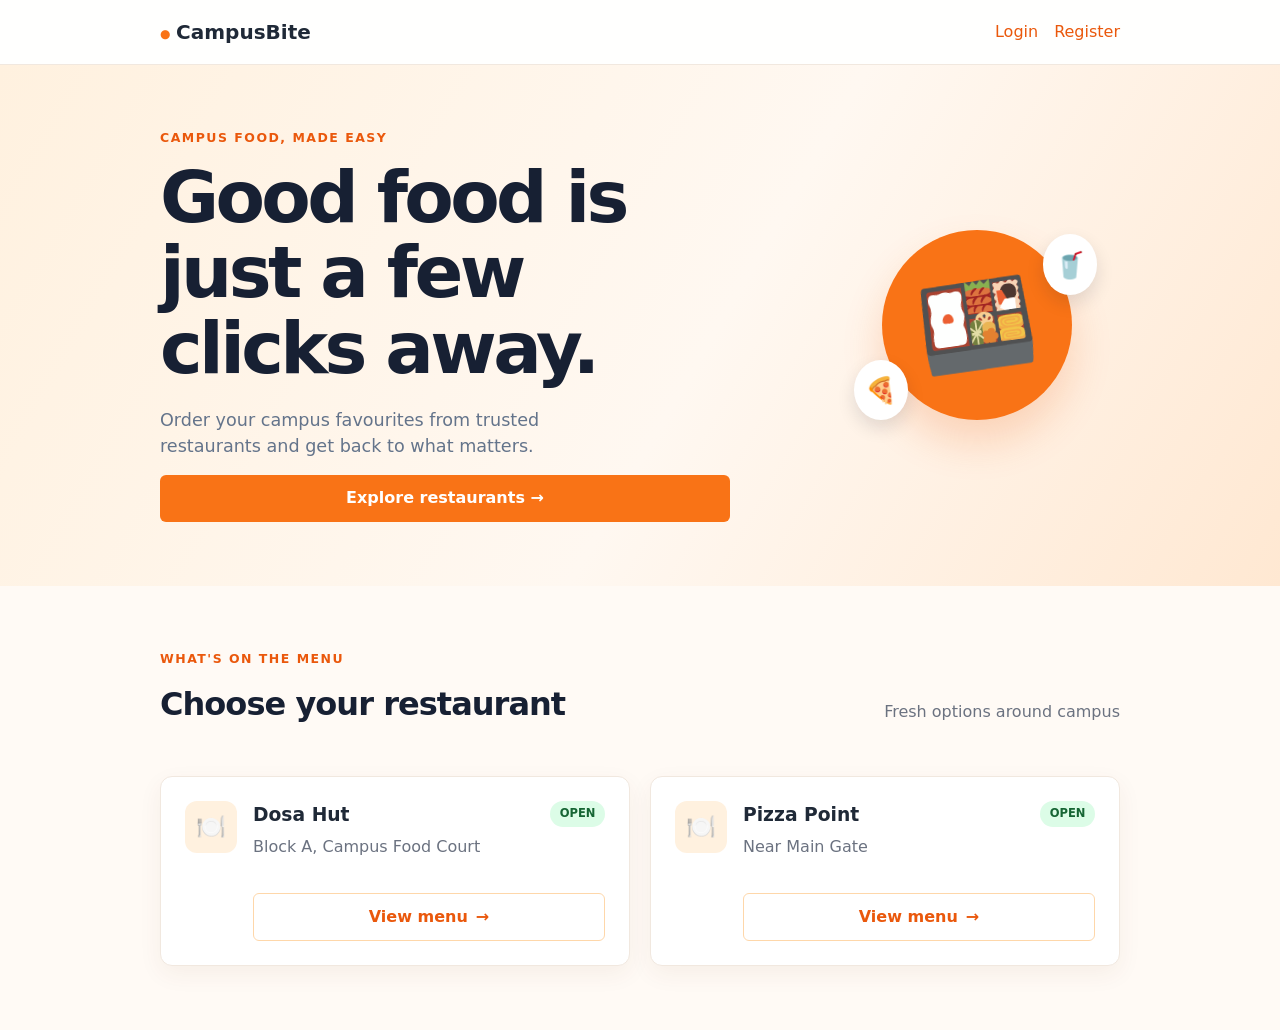
<file: capstone/index.html>
<!DOCTYPE html>
<html lang="en">
<head>
    <meta charset="UTF-8">
    <meta name="viewport" content="width=device-width, initial-scale=1.0">
    <title>CampusBite - Campus food, made easy</title>
    <link rel="stylesheet" href="css/style.css">
</head>
<body>
    <nav id="navbar"></nav>
    <main>
        <section class="hero">
            <div class="container hero-content">
                <div class="hero-copy">
                    <p class="eyebrow">Campus food, made easy</p>
                    <h1>Good food is just a few clicks away.</h1>
                    <p class="hero-text">Order your campus favourites from trusted restaurants and get back to what matters.</p>
                    <a class="btn hero-btn" href="#restaurants">Explore restaurants <span aria-hidden="true">→</span></a>
                </div>
                <div class="hero-art" aria-hidden="true">
                    <span class="hero-emoji">🍱</span>
                    <span class="floating-emoji emoji-one">🥤</span>
                    <span class="floating-emoji emoji-two">🍕</span>
                </div>
            </div>
        </section>

        <section class="container restaurant-section" id="restaurants">
            <div class="section-heading">
                <div>
                    <p class="eyebrow">What's on the menu</p>
                    <h2>Choose your restaurant</h2>
                </div>
                <p class="muted">Fresh options around campus</p>
            </div>
            <div class="msg"></div>
            <div id="restaurant-list" class="grid"></div>
        </section>
    </main>
    <script type="module" src="js/pages/index.js"></script>
</body>
</html>
</file>
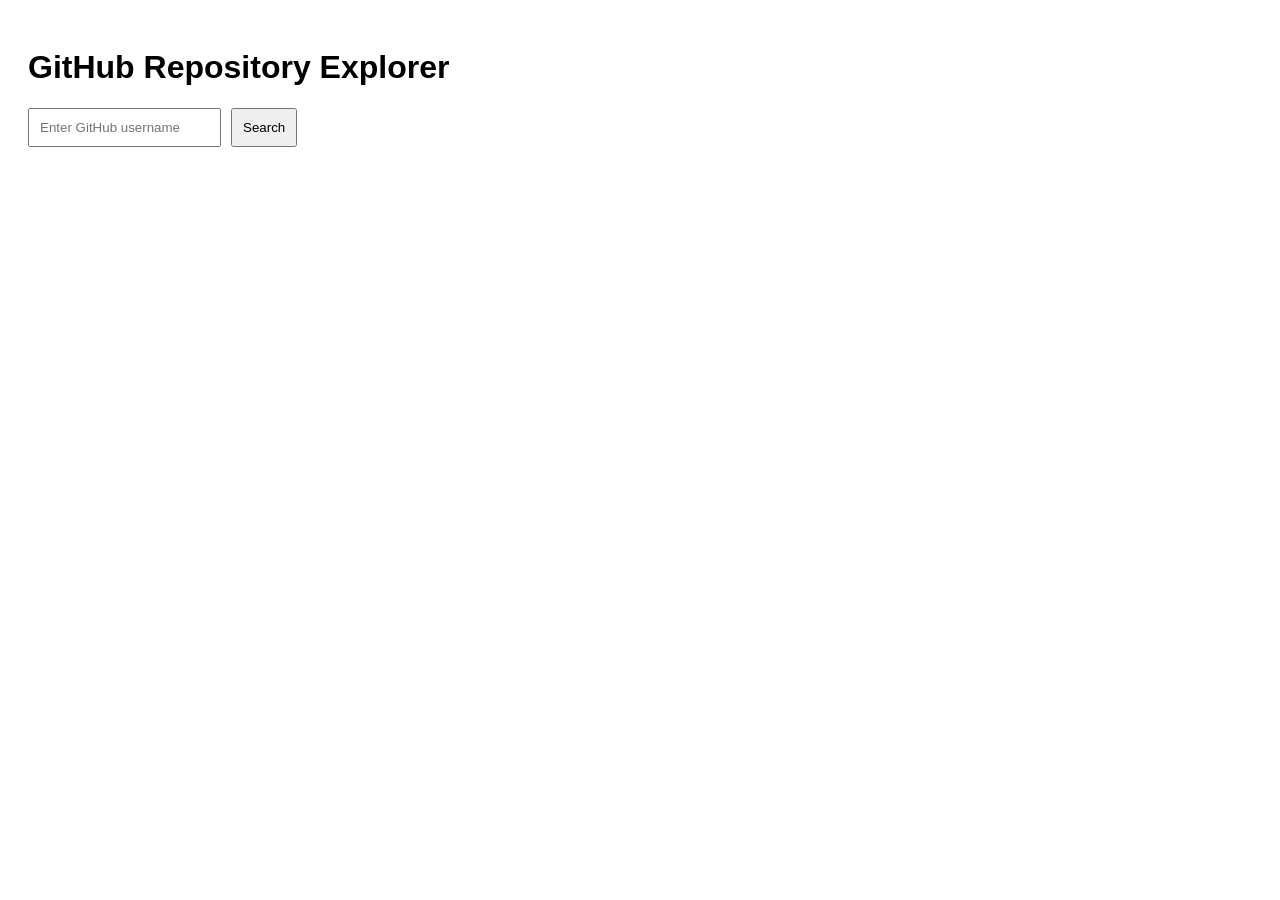
<file: session-1/index.html>
<!DOCTYPE html>
<html lang="en">
<head>
  <meta charset="UTF-8" />
  <meta name="viewport" content="width=device-width, initial-scale=1.0" />
  <title>GitHub Repository Explorer</title>

  <link rel="stylesheet" href="style.css" />
</head>
<body>

  <div class="container">
    <h1>GitHub Repository Explorer</h1>

    <div class="search-box">
      <input
        type="text"
        id="usernameInput"
        placeholder="Enter GitHub username"
      />

      <button id="searchBtn">
        Search
      </button>
    </div>

    <!-- Status messages and repository cards -->
    <div id="message"></div>

    <div id="repoContainer"></div>

    <!-- Bonus: Show More -->
    <button id="showMoreBtn" class="hidden">
      Show More
    </button>
  </div>

  <script src="script.js"></script>
</body>
</html>
</file>
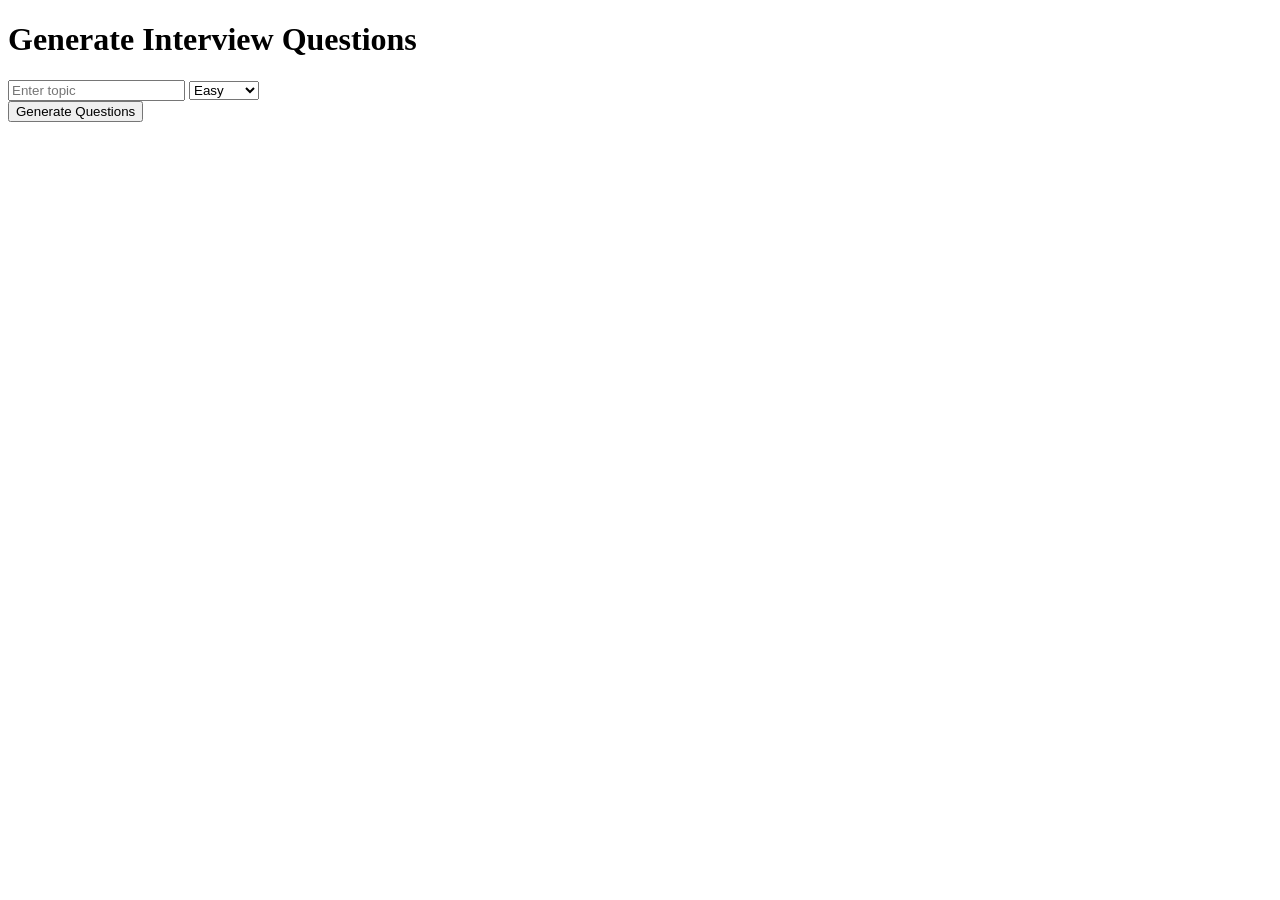
<file: session-4/index.html>
<!DOCTYPE html>
<html lang="en">
<head>
    <meta charset="UTF-8">
    <meta name="viewport" content="width=device-width, initial-scale=1.0">
    <title>Document</title>
</head>
<body>
    <div class="container">
    <h1>Generate Interview Questions</h1>
    <form id="questionForm">
        <input type="text" id="topic" placeholder="Enter topic">
        <select id="difficulty">
            <option value="Easy">Easy</option>
            <option value="Medium">Medium</option>
            <option value="Hard">Hard</option>
        </select>
        <div id="validationMsg" class="validationMsg"></div>
        <button type="submit" id="generateBtn">Generate Questions</button>
    </form>
    <div id="loading" style="display: none;">Generating questions...</div>
    <div id="error" style="display: none;"></div>

    <div id="questionsContainer" class="questions-container"></div>
</div>
<script>

const form = document.getElementById("questionForm");
form.addEventListener("submit", generateQuestions)


async function generateQuestions(event) {
    event.prevetDefault();
    const topic = document.getElementById("topic").value.trim();
    const difficulty = document.getElementById("difficulty").value;

    const btn = document.getElementById("generateBtn");
    const loading = document.getElementById("loading");
    const errorDiv = document.getElementById("error");
    const container = document.getElementById("questionsContainer");
    const validationMsg = document.getElementById("validationMsg");

    // reset
    validationMsg.textContent = "";
    errorDiv.style.display = "none";
    container.innerHTML = "";
    btn.disabled = true;
    loading.style.display = "block";

    // validate inputs
    if (!topic) {
        validationMsg.textContent = "Topic is required";
        validationMsg.style.color = "red";
        return;
    }

    // loading state
    btn.disabled = true;
    loading.style.display = "block";

    try {
        const res = await fetch("/generate", {
            method: "POST",
            headers: {
                "Content-Type": "application/json",
            },
            body: JSON.stringify({ topic, difficulty }),
        })

        if (!res.ok) {
            const err = await res.json();
            throw new Error(err.details || "Failed to generate questions");
        }
        const data = await res.json();
        if(!data.questions || !Array.isArray(data.questions)){
            throw new Error("Invalid response format")
        }

        // render the questions card
        data.questions.forEach((q, i) => {
            const card = document.createElement("div");
            card.className = "question-card";
            card.innerHTML=`
                <h3>Question ${i + 1} </h3>
                <p>${q.question}</p>
                <span class="type-badge ${q.type}">Type: ${q.type.charAt(0).toUpperCase() + q.type.slice(1)}</span>
            `;
            container.appendChild(card);
        })

        // add the genewrate another set button
        const againBtn = document.createElement("button");
        againBtn.textContent = "Generate Another set";
        againBtn.onclick = generateQuestions;
        container.appendChild(againBtn);
       
    } catch(err){
        errorDiv.textContent = err.message;
        errorDiv.style.display = "block"
    } finally {
        btn.disabled = false;
        btn.textContent = "Generate question";
        loading.style.display = "none"
    }
    }

</script>
</body>
</html>
</file>
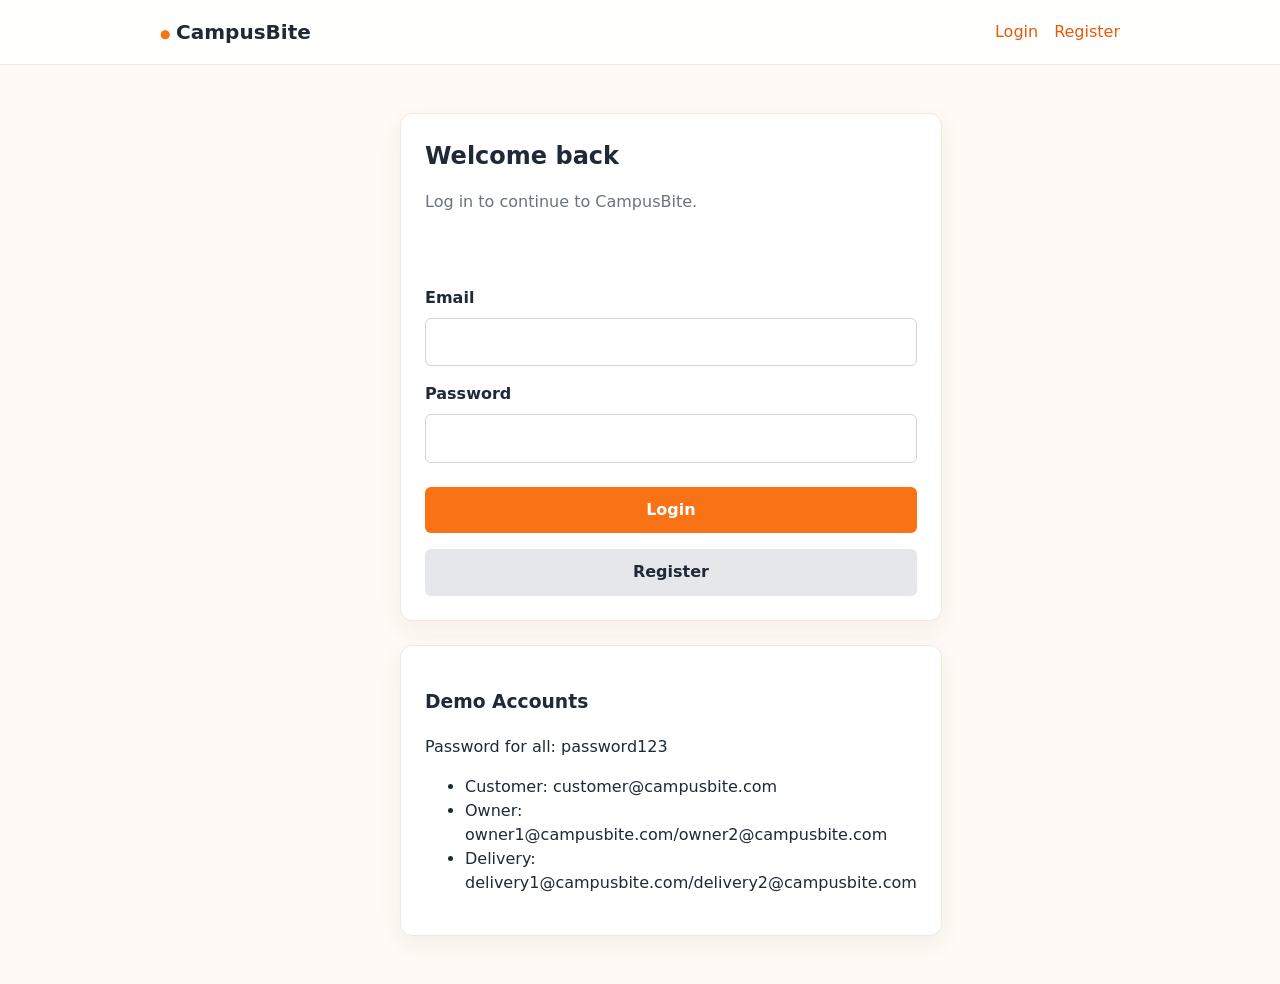
<file: capstone/cart.html>
<!DOCTYPE html>
<html lang="en">
  <head>
    <meta charset="UTF-8" />
    <meta name="viewport" content="width=device-width, initial-scale=1.0" />
    <title>Your Cart - CampusBite</title>
    <link rel="stylesheet" href="css/style.css" />
  </head>
  <body>
    <nav id="navbar"></nav>
    <main class="container cart-page">
      <div class="page-heading">
        <div>
          <p class="eyebrow">Ready when you are</p>
          <h1>Your cart</h1>
          <p class="muted">Review your items and place your order.</p>
        </div>
        <a class="back-link" href="index.html">← Browse restaurants</a>
      </div>
      <div id="cart-content"></div>
    </main>
    <script type="module" src="js/pages/cart.js"></script>
  </body>
</html>
</file>
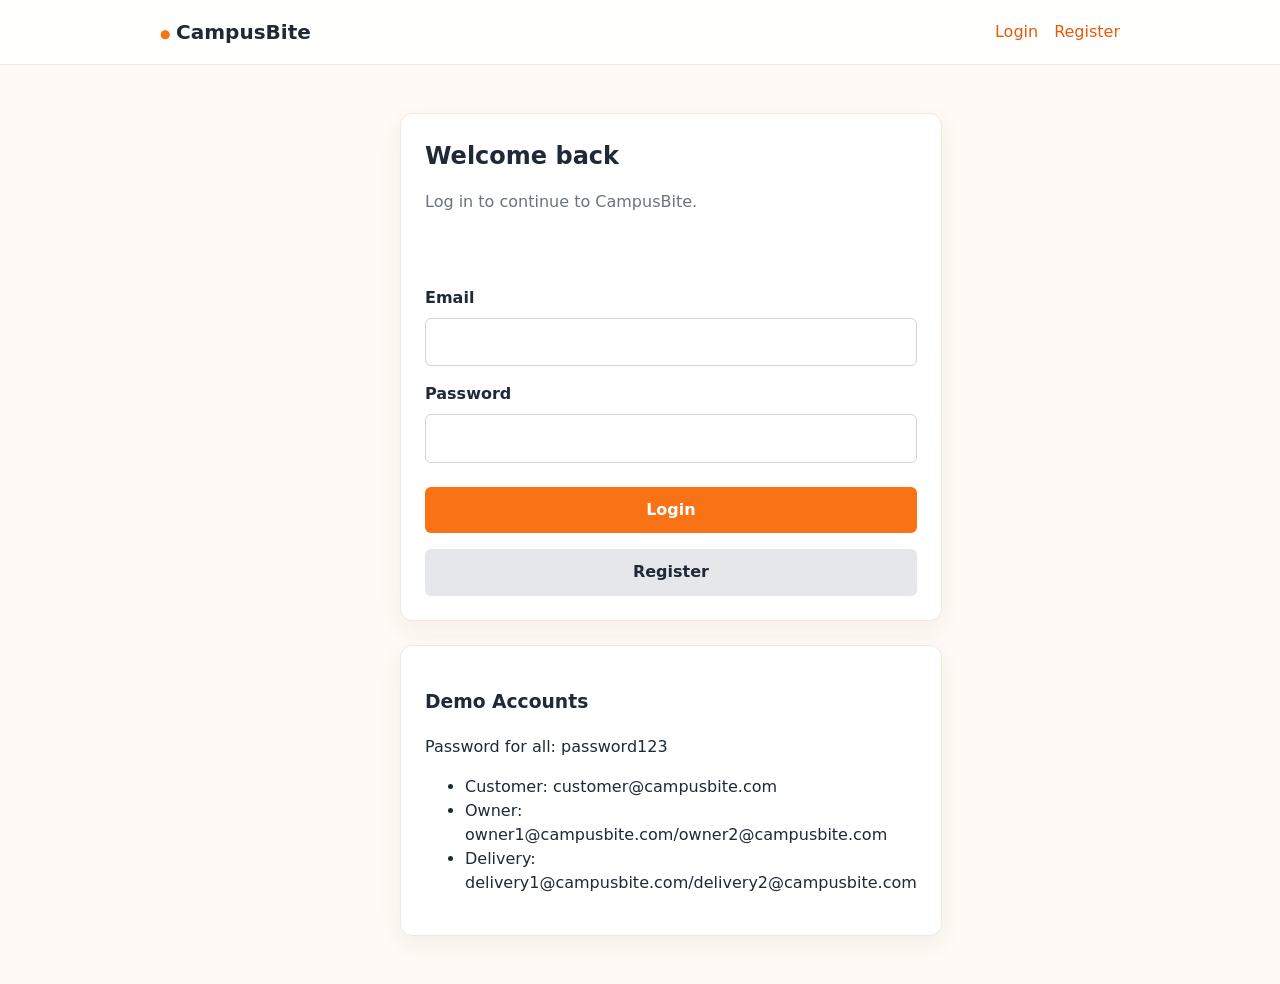
<file: capstone/customer.html>
<!DOCTYPE html>
<html lang="en">
  <head>
    <meta charset="UTF-8" />
    <meta name="viewport" content="width=device-width, initial-scale=1.0" />
    <title>My Orders - CampusBite</title>
    <link rel="stylesheet" href="css/style.css" />
  </head>
  <body>
    <nav id="navbar"></nav>
    <main class="container customer-page">
      <div class="page-heading">
        <div>
          <p class="eyebrow">Customer account</p>
          <h1>My orders</h1>
          <p class="muted">Track your current orders and view past orders.</p>
        </div>
        <a class="btn" href="index.html">Browse restaurants</a>
      </div>
      <div id="customer-orders"></div>
    </main>
    <script type="module" src="js/pages/customer.js"></script>
  </body>
</html>
</file>
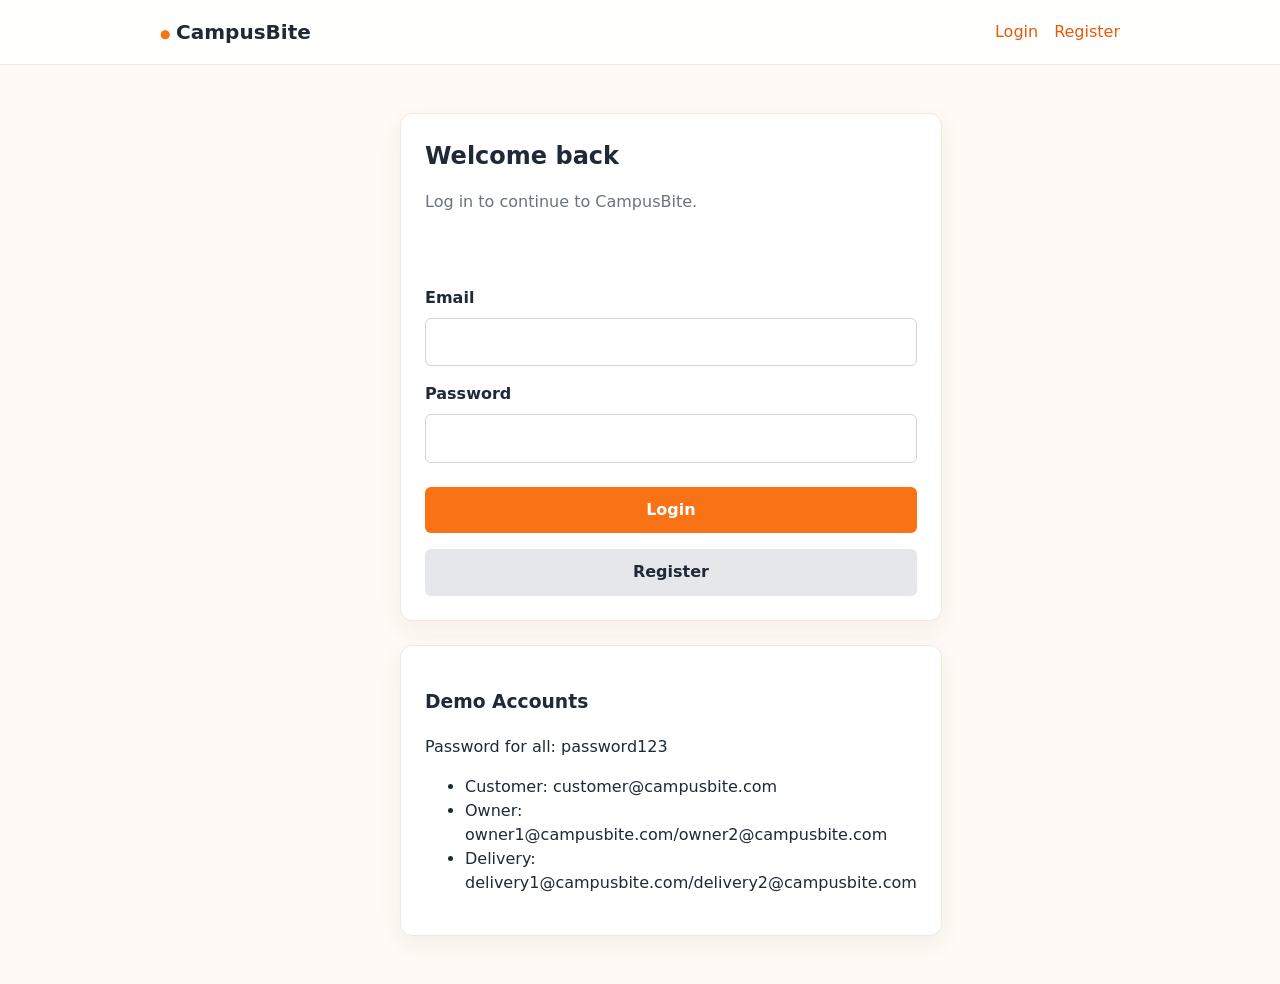
<file: capstone/delivery.html>
<!DOCTYPE html>
<html lang="en">
  <head>
    <meta charset="UTF-8" />
    <meta name="viewport" content="width=device-width, initial-scale=1.0" />
    <title>My Deliveries - CampusBite</title>
    <link rel="stylesheet" href="css/style.css" />
  </head>
  <body>
    <nav id="navbar"></nav>
    <main class="container delivery-page">
      <div class="page-heading">
        <div>
          <p class="eyebrow">Delivery partner</p>
          <h1>My deliveries</h1>
          <p class="muted">View your assigned orders and update their delivery status.</p>
        </div>
      </div>
      <div id="delivery-message" class="msg" role="status" aria-live="polite"></div>
      <div id="delivery-dashboard"></div>
    </main>
    <script type="module" src="js/pages/delivery.js"></script>
  </body>
</html>
</file>
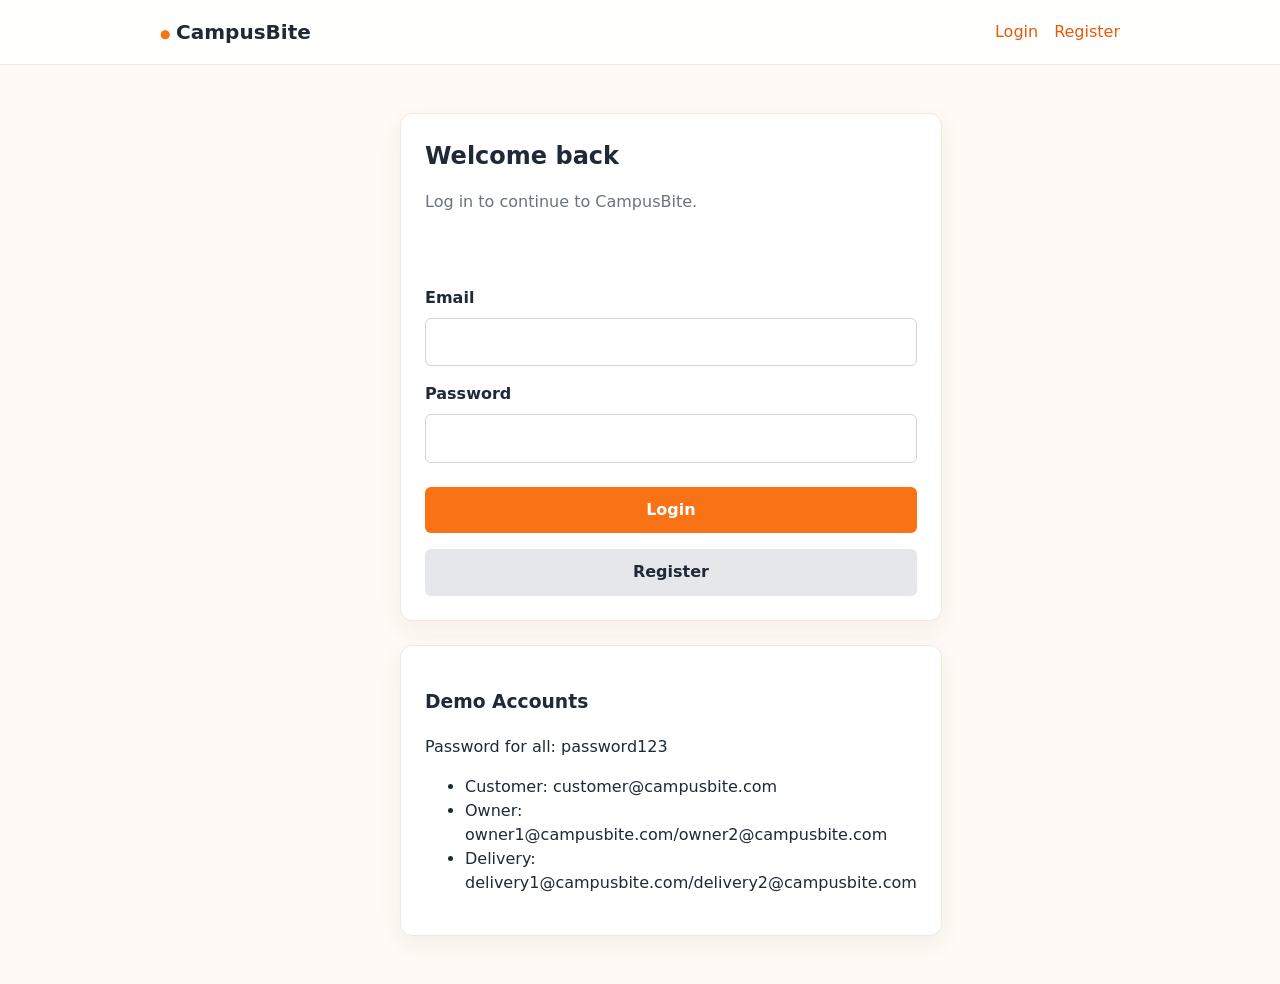
<file: capstone/login.html>
<!doctype html>
<html lang="en">

<head>
  <meta charset="UTF-8" />
  <meta name="viewport" content="width=device-width, initial-scale=1.0" />
  <title>Login - CampusBite</title>
  <link rel="stylesheet" href="css/style.css" />
</head>

<body>
  <nav id="navbar"></nav>
  <main class="container auth-page">
    <section class="card form-card auth-card">
      <h1>Welcome back</h1>
      <p class="muted">Log in to continue to CampusBite.</p>
      <div id="msg" class="msg" role="alert" aria-live="polite"></div>
      <form id="login-form">
        <label for="email">Email</label>
        <input id="email" name="email" type="email" autocomplete="email" required />

        <label for="password">Password</label>
        <input id="password" name="password" type="password" autocomplete="current-password" required />

        <button class="btn" type="submit">Login</button>
      </form>
      <a class="btn btn-secondary" href="register.html">Register</a>
    </section>

    <div class="card form-card">
      <h3>Demo Accounts</h3>
      <p>Password for all: password123</p>
      <ul>
        <li>Customer: customer@campusbite.com</li>
        <li>Owner: owner1@campusbite.com/owner2@campusbite.com</li>
        <li>Delivery: delivery1@campusbite.com/delivery2@campusbite.com</li>
      </ul>
    </div>
  </main>

  <script type="module" src="js/pages/login.js"></script>
</body>

</html>
</file>
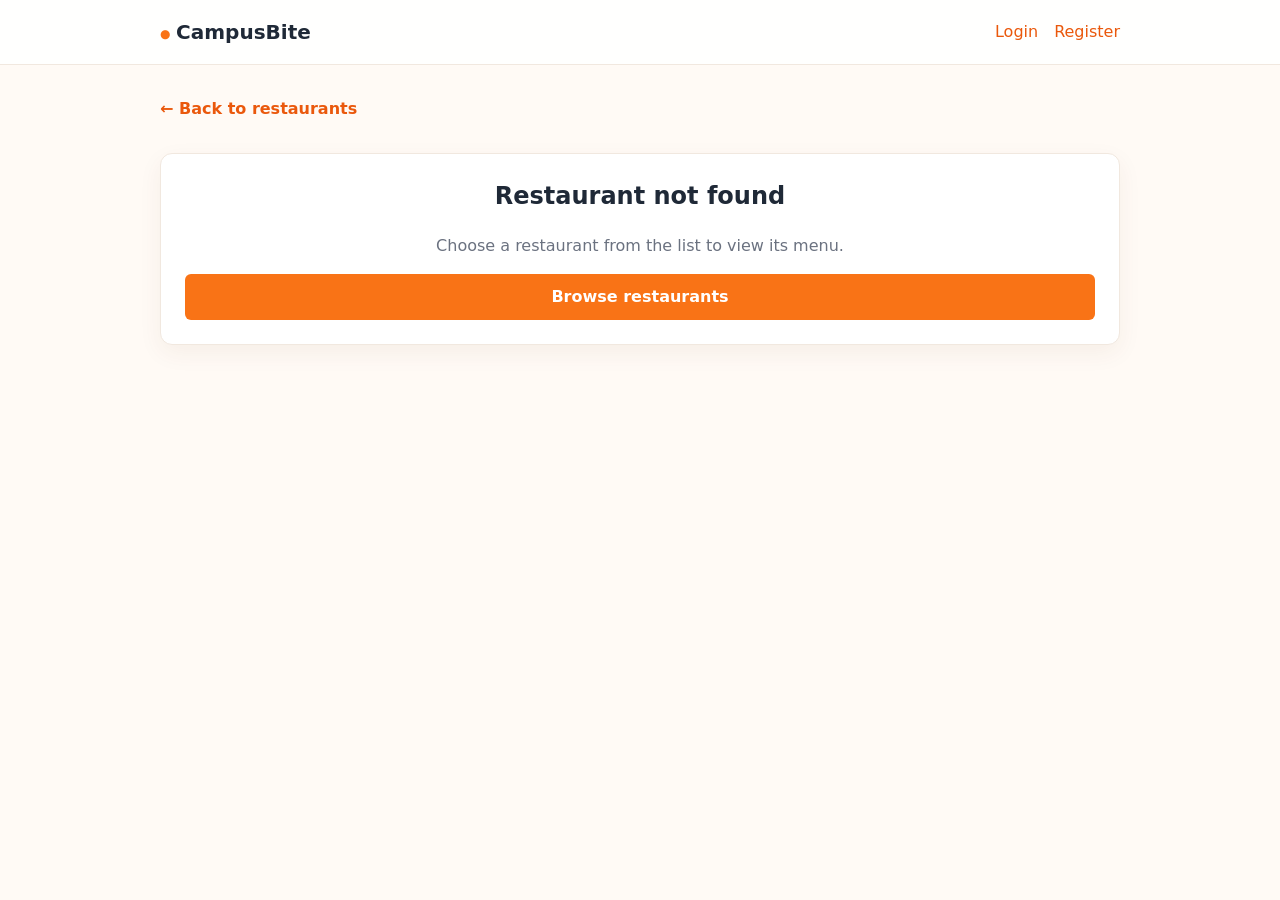
<file: capstone/menu.html>
<!DOCTYPE html>
<html lang="en">
  <head>
    <meta charset="UTF-8" />
    <meta name="viewport" content="width=device-width, initial-scale=1.0" />
    <title>Menu - CampusBite</title>
    <link rel="stylesheet" href="css/style.css" />
  </head>
  <body>
    <nav id="navbar"></nav>
    <main class="container menu-page">
      <a class="back-link" href="index.html">← Back to restaurants</a>
      <div id="menu-content"></div>
      <div id="cart-message" class="msg" role="alert" aria-live="polite"></div>
    </main>
    <script type="module" src="js/pages/menu.js"></script>
  </body>
</html>
</file>
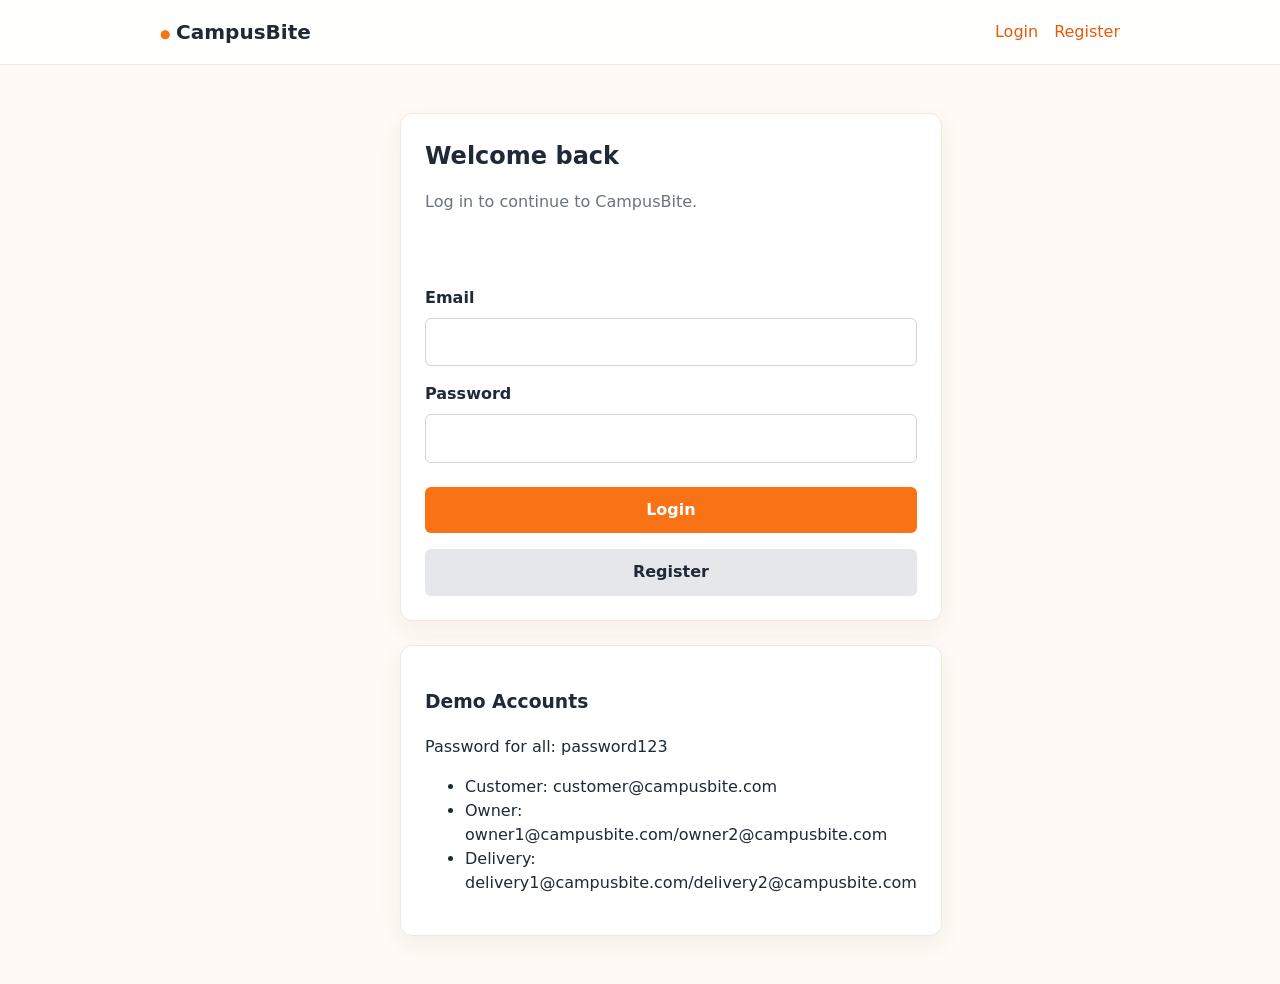
<file: capstone/order.html>
<!DOCTYPE html>
<html lang="en">
  <head>
    <meta charset="UTF-8" />
    <meta name="viewport" content="width=device-width, initial-scale=1.0" />
    <title>Order Details - CampusBite</title>
    <link rel="stylesheet" href="css/style.css" />
  </head>
  <body>
    <nav id="navbar"></nav>
    <main class="container order-page">
      <a class="back-link" href="customer.html">← Back to my orders</a>
      <div id="order-content"></div>
    </main>
    <script type="module" src="js/pages/order.js"></script>
  </body>
</html>
</file>
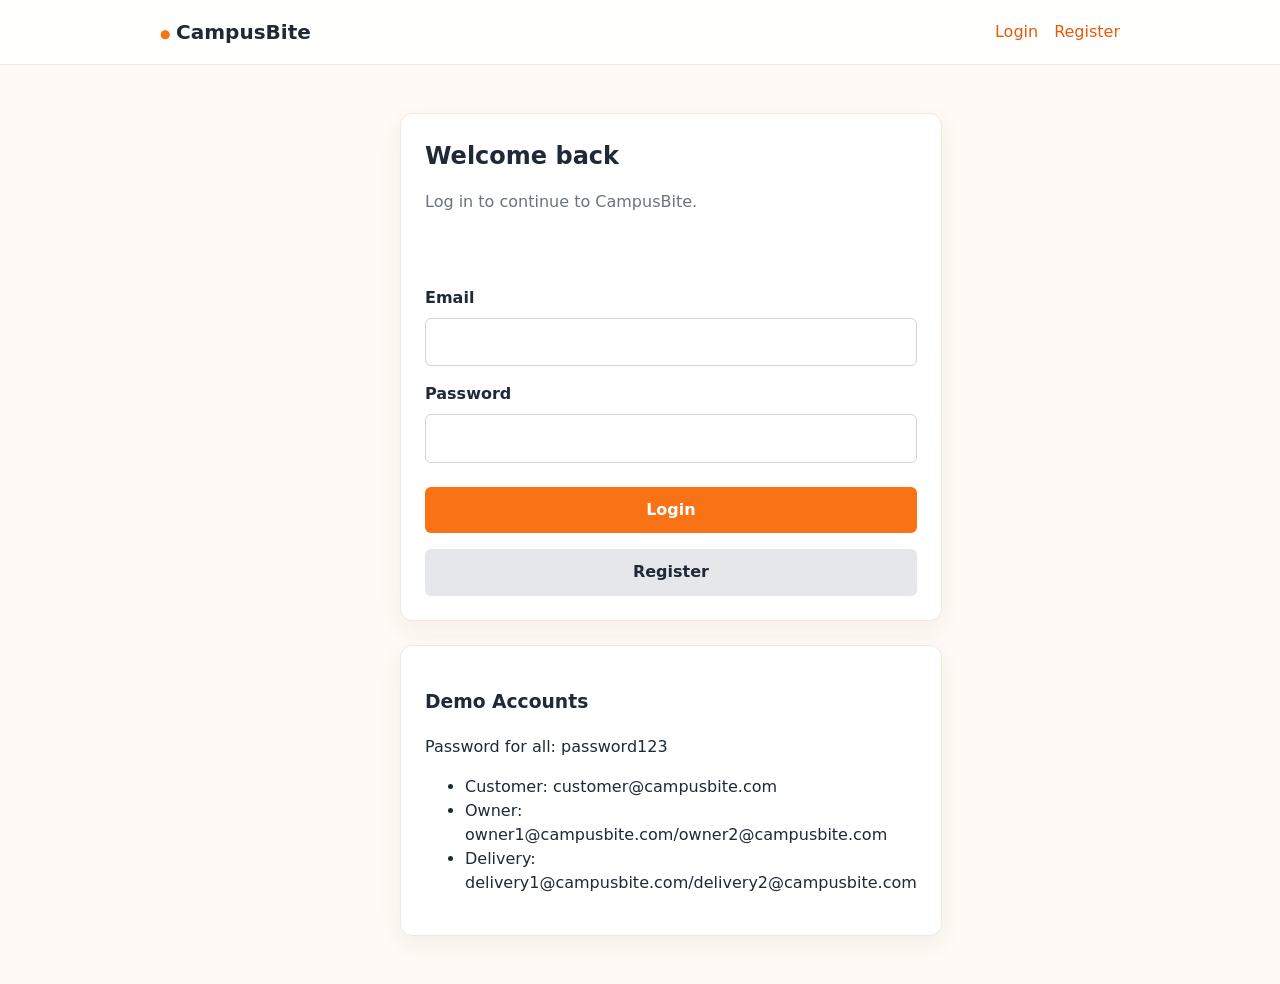
<file: capstone/owner-menu.html>
<!DOCTYPE html>
<html lang="en">
  <head>
    <meta charset="UTF-8" />
    <meta name="viewport" content="width=device-width, initial-scale=1.0" />
    <title>Manage Menu - CampusBite</title>
    <link rel="stylesheet" href="css/style.css" />
  </head>
  <body>
    <nav id="navbar"></nav>
    <main class="container owner-page">
      <a class="back-link" href="owner.html">← Back to dashboard</a>
      <div class="page-heading">
        <div>
          <p class="eyebrow">Restaurant owner</p>
          <h1>Manage menu</h1>
          <p id="menu-restaurant-name" class="muted"></p>
        </div>
      </div>
      <div id="menu-manager"></div>
    </main>
    <script type="module" src="js/pages/owner-menu.js"></script>
  </body>
</html>
</file>
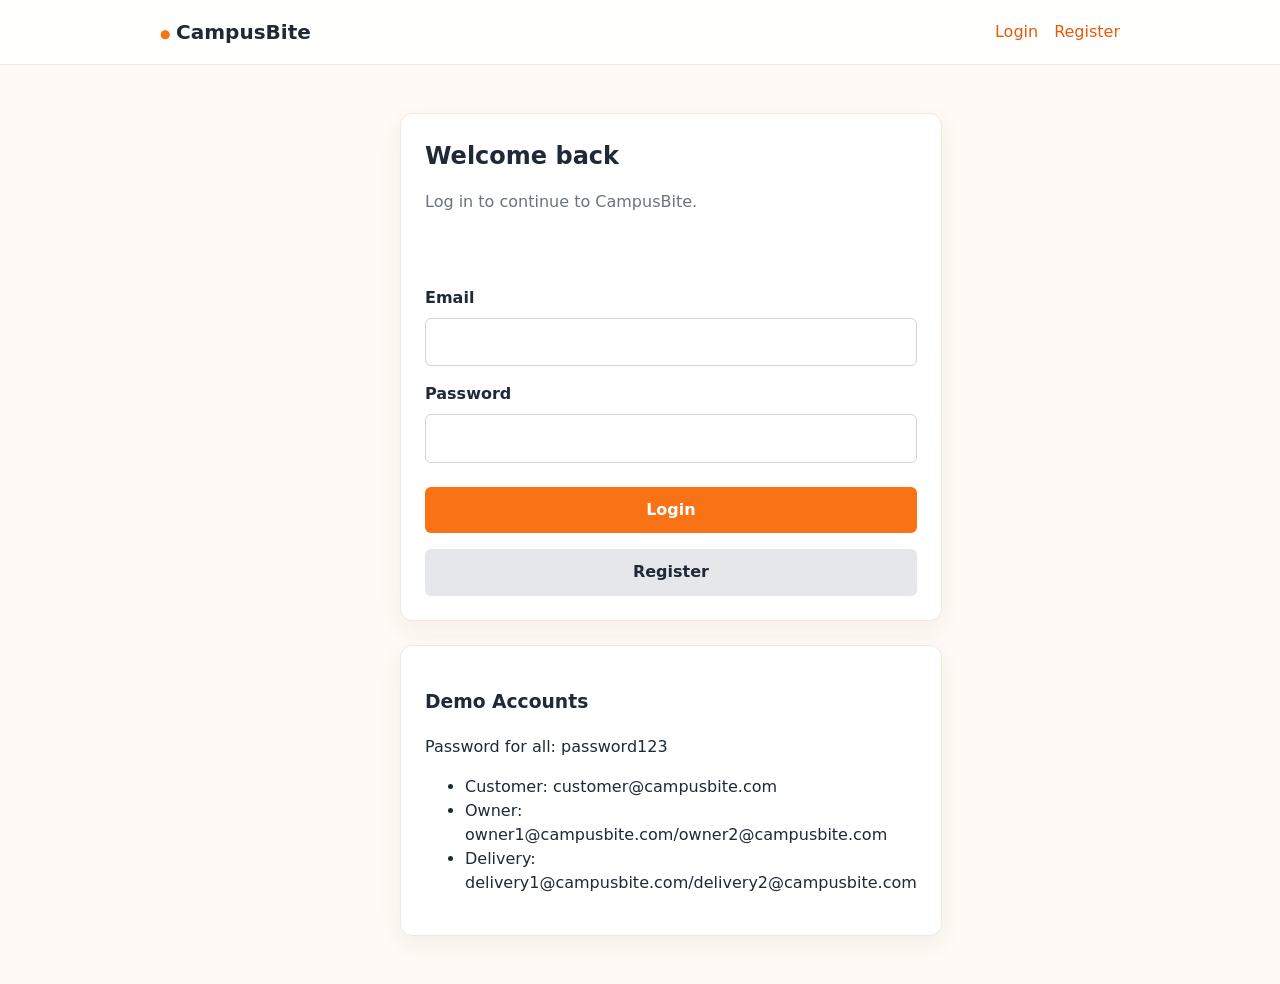
<file: capstone/owner.html>
<!DOCTYPE html>
<html lang="en">
  <head>
    <meta charset="UTF-8" />
    <meta name="viewport" content="width=device-width, initial-scale=1.0" />
    <title>Owner Dashboard - CampusBite</title>
    <link rel="stylesheet" href="css/style.css" />
  </head>
  <body>
    <nav id="navbar"></nav>
    <main class="container owner-page">
      <div class="page-heading">
        <div>
          <p class="eyebrow">Restaurant owner</p>
          <h1 id="owner-title">Dashboard</h1>
          <p class="muted">Manage orders, delivery and customer requests.</p>
        </div>
        <a class="btn" href="owner-menu.html">Manage menu</a>
      </div>
      <div id="owner-dashboard"></div>
    </main>
    <script type="module" src="js/pages/owner.js"></script>
  </body>
</html>
</file>
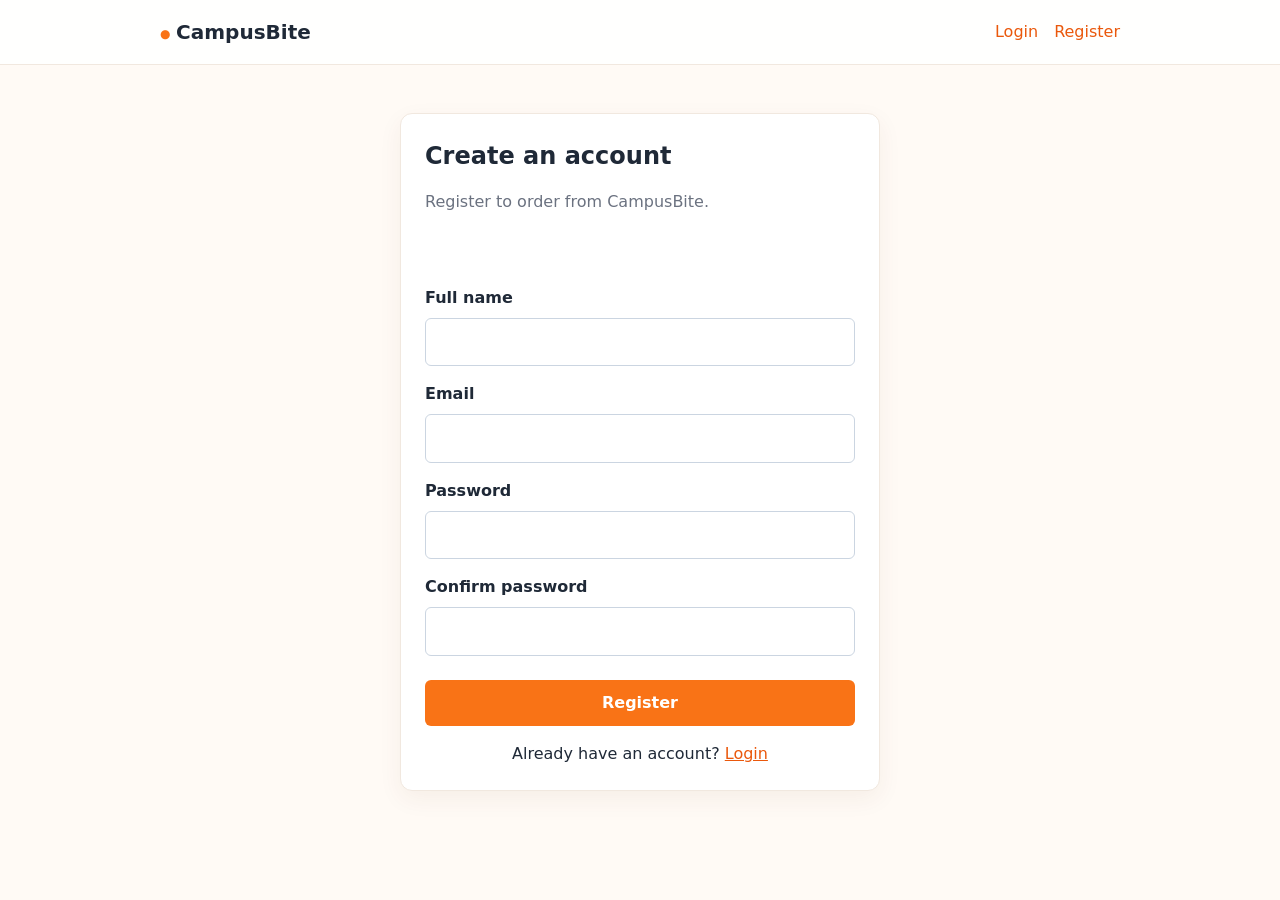
<file: capstone/register.html>
<!doctype html>
<html lang="en">
  <head>
    <meta charset="UTF-8" />
    <meta name="viewport" content="width=device-width, initial-scale=1.0" />
    <title>Register - CampusBite</title>
    <link rel="stylesheet" href="css/style.css" />
  </head>
  <body>
    <nav id="navbar"></nav>
    <main class="container auth-page">
      <section class="card form-card auth-card">
        <h1>Create an account</h1>
        <p class="muted">Register to order from CampusBite.</p>
        <div id="msg" class="msg" role="alert" aria-live="polite"></div>
        <form id="register-form">
          <label for="full-name">Full name</label>
          <input id="full-name" name="full_name" type="text" autocomplete="name" required />

          <label for="email">Email</label>
          <input id="email" name="email" type="email" autocomplete="email" required />

          <label for="password">Password</label>
          <input id="password" name="password" type="password" autocomplete="new-password" minlength="8" required />

          <label for="confirm-password">Confirm password</label>
          <input id="confirm-password" name="confirm_password" type="password" autocomplete="new-password" minlength="8" required />

          <button class="btn" type="submit">Register</button>
        </form>
        <p class="auth-switch">Already have an account? <a href="login.html">Login</a></p>
      </section>
    </main>
    <script type="module" src="js/pages/register.js"></script>
  </body>
</html>
</file>
<file: capstone/css/style.css>
* {
  box-sizing: border-box;
}

:root {
  color: #1f2937;
  background: #fffaf5;
  font-family: Inter, ui-sans-serif, system-ui, -apple-system, BlinkMacSystemFont, "Segoe UI", sans-serif;
  line-height: 1.5;
}

body {
  margin: 0;
}

nav {
  background: rgb(255 255 255 / 92%);
  border-bottom: 1px solid #f1e8df;
  position: relative;
  z-index: 1;
}

.nav-inner {
  align-items: center;
  display: flex;
  justify-content: space-between;
  min-height: 64px;
}

.logo {
  color: #1f2937;
  font-size: 1.25rem;
  font-weight: 700;
  text-decoration: none;
}

.logo::before {
  color: #f97316;
  content: "●";
  font-size: 0.75rem;
  margin-right: 0.35rem;
  vertical-align: 0.1em;
}

.nav-links {
  align-items: center;
  display: flex;
  flex-wrap: wrap;
  gap: 1rem;
}

.nav-links a {
  text-decoration: none;
}

.nav-links .btn {
  margin-top: 0;
}

.container {
  width: min(100% - 2rem, 960px);
  margin: 0 auto;
}

.hero {
  background: linear-gradient(120deg, #fff1df 0%, #fff8f1 55%, #ffe8d2 100%);
  overflow: hidden;
}

.hero-content {
  align-items: center;
  display: flex;
  justify-content: space-between;
  min-height: 380px;
  padding: 4rem 0;
}

.hero-copy {
  max-width: 570px;
}

.eyebrow {
  color: #ea580c;
  font-size: 0.78rem;
  font-weight: 800;
  letter-spacing: 0.12em;
  margin: 0 0 0.75rem;
  text-transform: uppercase;
}

.hero h1 {
  color: #172033;
  font-size: clamp(2.4rem, 6vw, 4.5rem);
  letter-spacing: -0.05em;
  line-height: 1.05;
  margin: 0;
  max-width: 630px;
}

.hero-text {
  color: #64748b;
  font-size: 1.1rem;
  margin: 1.25rem 0 0;
  max-width: 480px;
}

.hero-btn {
  align-items: center;
  display: inline-flex;
  gap: 0.75rem;
  margin-top: 1.75rem;
}

.hero-art {
  align-items: center;
  background: #f97316;
  border-radius: 50%;
  box-shadow: 0 22px 40px rgb(234 88 12 / 20%);
  display: flex;
  height: 190px;
  justify-content: center;
  margin-right: 3rem;
  position: relative;
  width: 190px;
}

.hero-emoji {
  font-size: 6rem;
  transform: rotate(-8deg);
}

.floating-emoji {
  background: #fff;
  border-radius: 50%;
  box-shadow: 0 8px 18px rgb(15 23 42 / 12%);
  font-size: 1.6rem;
  padding: 0.7rem;
  position: absolute;
}

.emoji-one {
  right: -25px;
  top: 4px;
}

.emoji-two {
  bottom: 0;
  left: -28px;
}

.restaurant-section {
  padding-bottom: 4rem;
  padding-top: 4rem;
}

.menu-page {
  padding-bottom: 4rem;
  padding-top: 2rem;
}

.back-link {
  display: inline-block;
  font-weight: 600;
  margin-bottom: 2rem;
  text-decoration: none;
}

.menu-header {
  align-items: end;
  border-bottom: 1px solid #f1e8df;
  display: flex;
  justify-content: space-between;
  margin-bottom: 2rem;
  padding-bottom: 1.5rem;
}

.menu-header h1 {
  color: #172033;
  font-size: clamp(2rem, 5vw, 3rem);
  letter-spacing: -0.04em;
  margin: 0;
}

.menu-header .muted {
  margin-bottom: 0;
}

.menu-grid {
  display: grid;
  gap: 1.25rem;
  grid-template-columns: repeat(auto-fit, minmax(260px, 1fr));
}

.menu-item {
  display: flex;
  gap: 1rem;
}

.menu-item-icon {
  align-items: center;
  background: #fff1df;
  border-radius: 12px;
  display: flex;
  flex: 0 0 58px;
  font-size: 1.5rem;
  height: 58px;
  justify-content: center;
}

.menu-item-info {
  flex: 1;
}

.menu-item h2 {
  font-size: 1.1rem;
  margin: 0;
}

.menu-item .muted {
  font-size: 0.9rem;
  margin: 0.35rem 0 0.75rem;
}

.menu-item-footer {
  align-items: center;
  display: flex;
  justify-content: space-between;
  margin-top: auto;
}

.cart-controls {
  align-items: center;
  display: flex;
  gap: 0.65rem;
}

.menu-quantity {
  color: #172033;
  font-weight: 800;
  min-width: 1.25rem;
  text-align: center;
}

.menu-item strong {
  color: #ea580c;
}

.availability {
  color: #b91c1c;
  display: block;
  font-size: 0.75rem;
  font-weight: 700;
  margin-top: 0.15rem;
}

.badge {
  background: #dcfce7;
  border-radius: 999px;
  color: #166534;
  display: inline-block;
  font-size: 0.72rem;
  font-weight: 800;
  padding: 0.25rem 0.6rem;
  text-transform: uppercase;
}

.badge:where(:not(:empty)) {
  white-space: nowrap;
}

.btn:disabled {
  background: #e5e7eb;
  color: #94a3b8;
  cursor: not-allowed;
}

.empty-state {
  padding: 2rem;
  text-align: center;
}

.empty-state h1 {
  margin-top: 0;
}

.customer-page,
.cart-page,
.order-page {
  padding-bottom: 4rem;
  padding-top: 3rem;
}

.page-heading {
  align-items: end;
  display: flex;
  justify-content: space-between;
  margin-bottom: 2rem;
}

.page-heading h1,
.order-detail-header h1 {
  color: #172033;
  font-size: clamp(2rem, 5vw, 3rem);
  letter-spacing: -0.04em;
  margin: 0;
}

.page-heading .muted {
  margin-bottom: 0;
}

.order-list {
  display: grid;
  gap: 1rem;
  max-width: 720px;
}

.order-card-top,
.order-card-bottom,
.order-detail-header,
.detail-row,
.checkout-total {
  align-items: center;
  display: flex;
  justify-content: space-between;
}

.order-card h2,
.cart-restaurant h2,
.checkout-card h2,
.order-items h2,
.status-card h2,
.order-actions h2 {
  margin: 0;
}

.order-card p {
  margin: 1rem 0;
}

.order-card-top .muted {
  margin: 0;
}

.order-card-bottom strong {
  color: #ea580c;
  font-size: 1.15rem;
}

.cart-layout,
.order-detail-layout {
  display: grid;
  gap: 1.5rem;
  grid-template-columns: minmax(0, 1.5fr) minmax(280px, 1fr);
}

.cart-restaurant {
  margin-bottom: 1rem;
}

.cart-restaurant .eyebrow {
  margin-bottom: 0.25rem;
}

.cart-items {
  display: grid;
  gap: 0.75rem;
}

.cart-item {
  align-items: center;
  display: flex;
  justify-content: space-between;
}

.cart-item h2 {
  font-size: 1.05rem;
  margin: 0;
}

.cart-item p {
  margin: 0.25rem 0 0;
}

.cart-item-actions {
  align-items: center;
  display: flex;
  gap: 0.75rem;
}

.quantity-btn {
  background: #fff1df;
  border: 0;
  border-radius: 50%;
  color: #ea580c;
  cursor: pointer;
  font-size: 1.2rem;
  height: 30px;
  line-height: 1;
  width: 30px;
}

.item-total {
  color: #ea580c;
  margin-left: 0.5rem;
  min-width: 55px;
  text-align: right;
}

.checkout-card {
  align-self: start;
}

textarea,
select {
  border: 1px solid #cbd5e1;
  border-radius: 6px;
  font: inherit;
  padding: 0.7rem 0.75rem;
  width: 100%;
}

textarea:focus,
select:focus {
  border-color: #f97316;
  outline: 2px solid rgb(249 115 22 / 20%);
}

.checkout-total {
  border-top: 1px solid #f1e8df;
  font-size: 1.15rem;
  margin-top: 1.5rem;
  padding-top: 1rem;
}

.checkout-total strong,
.total-row strong {
  color: #ea580c;
}

.text-button {
  background: none;
  border: 0;
  color: #ea580c;
  cursor: pointer;
  font: inherit;
  font-weight: 600;
  margin-top: 1rem;
  padding: 0;
}

.danger-button {
  color: #b91c1c;
}

.btn-small {
  display: inline-flex;
  font-size: 0.9rem;
  justify-content: center;
  margin-top: 0.75rem;
  padding: 0.5rem 0.75rem;
}

.order-detail-header {
  border-bottom: 1px solid #f1e8df;
  margin-bottom: 1.5rem;
  padding-bottom: 1.5rem;
}

.order-detail-header .eyebrow {
  margin-bottom: 0.25rem;
}

.order-items,
.status-card {
  margin-bottom: 1rem;
}

.detail-row {
  border-bottom: 1px solid #f1e8df;
  padding: 0.85rem 0;
}

.detail-row:last-child {
  border-bottom: 0;
}

.total-row {
  font-size: 1.1rem;
  padding-bottom: 0;
}

.status-current {
  color: #ea580c;
  font-size: 1.4rem;
  font-weight: 800;
  margin-bottom: 0;
}

.order-actions hr {
  border: 0;
  border-top: 1px solid #f1e8df;
  margin: 1.5rem 0;
}

.owner-page {
  padding-bottom: 4rem;
  padding-top: 3rem;
}

.stats-grid {
  display: grid;
  gap: 1rem;
  grid-template-columns: repeat(4, 1fr);
  margin-bottom: 1.5rem;
}

.stat-card {
  display: grid;
  gap: 0.4rem;
}

.stat-card strong {
  color: #172033;
  font-size: 1.8rem;
}

.reminder-card {
  align-items: center;
  background: #fff7ed;
  border-color: #fed7aa;
  color: #9a3412;
  display: flex;
  gap: 0.75rem;
  margin-bottom: 2rem;
}

.owner-section-heading {
  align-items: end;
  display: flex;
  justify-content: space-between;
  margin: 2rem 0 1rem;
}

.owner-section-heading h2 {
  margin: 0;
}

.owner-section-heading .eyebrow {
  margin-bottom: 0.25rem;
}

.owner-orders,
.refund-list,
.owner-menu-list {
  display: grid;
  gap: 1rem;
}

.owner-order-top,
.owner-order-bottom,
.owner-menu-title,
.refund-card {
  align-items: center;
  display: flex;
  justify-content: space-between;
}

.owner-order-top h3 {
  margin: 0.25rem 0 0;
}

.owner-order-top .muted {
  margin: 0;
}

.owner-order-card > p {
  margin-bottom: 1rem;
}

.owner-order-bottom > strong {
  color: #ea580c;
  font-size: 1.1rem;
}

.owner-actions {
  align-items: center;
  display: flex;
  flex-wrap: wrap;
  gap: 0.5rem;
  justify-content: end;
}

.owner-actions .btn {
  margin-top: 0;
}

.owner-actions .text-button {
  margin-top: 0;
}

.assign-delivery {
  align-items: center;
  display: flex;
  gap: 0.5rem;
  margin: 0;
}

.assign-delivery select {
  min-width: 180px;
}

.refund-card {
  gap: 1rem;
}

.refund-card p {
  margin: 0.35rem 0 0;
}

.menu-manager-layout {
  display: grid;
  gap: 2rem;
  grid-template-columns: minmax(260px, 0.8fr) minmax(0, 1.5fr);
}

.menu-manager-layout > .card {
  align-self: start;
}

.form-actions {
  display: flex;
  gap: 0.75rem;
}

.form-actions .btn {
  flex: 1;
}

.checkbox-label {
  align-items: center;
  display: flex;
  gap: 0.5rem;
}

.checkbox-label input {
  accent-color: #f97316;
  padding: 0;
  width: auto;
}

.owner-menu-item {
  align-items: center;
  display: flex;
  gap: 1rem;
}

.owner-menu-icon {
  align-items: center;
  background: #fff1df;
  border-radius: 12px;
  display: flex;
  flex: 0 0 64px;
  font-size: 1.5rem;
  height: 64px;
  justify-content: center;
  overflow: hidden;
}

.owner-menu-icon img {
  height: 100%;
  object-fit: cover;
  width: 100%;
}

.owner-menu-info {
  flex: 1;
}

.owner-menu-title {
  gap: 0.75rem;
}

.owner-menu-title h3 {
  margin: 0;
}

.owner-menu-info p {
  margin: 0.35rem 0;
}

.owner-menu-info strong {
  color: #ea580c;
}

.section-heading {
  align-items: end;
  display: flex;
  justify-content: space-between;
  margin-bottom: 1.5rem;
}

.section-heading h2 {
  color: #172033;
  font-size: 2rem;
  letter-spacing: -0.03em;
  margin: 0;
}

.section-heading .muted {
  margin: 0 0 0.25rem;
}

.grid {
  display: grid;
  gap: 1.25rem;
  grid-template-columns: repeat(auto-fit, minmax(260px, 1fr));
}

.auth-page {
  display: grid;
  gap: 1.5rem;
  max-width: 480px;
  padding: 3rem 0;
}

.card {
  background: #fff;
  border: 1px solid #f1e8df;
  border-radius: 12px;
  box-shadow: 0 8px 24px rgb(100 50 20 / 6%);
  padding: 1.5rem;
}

.restaurant-card {
  display: flex;
  gap: 1rem;
  min-height: 190px;
  transition: box-shadow 160ms ease, transform 160ms ease;
}

.restaurant-card:hover {
  box-shadow: 0 14px 30px rgb(100 50 20 / 12%);
  transform: translateY(-3px);
}

.restaurant-icon {
  align-items: center;
  background: #fff1df;
  border-radius: 12px;
  display: flex;
  flex: 0 0 52px;
  font-size: 1.5rem;
  height: 52px;
  justify-content: center;
}

.restaurant-card-content {
  display: flex;
  flex: 1;
  flex-direction: column;
}

.restaurant-card-title {
  align-items: start;
  display: flex;
  gap: 0.75rem;
  justify-content: space-between;
}

.restaurant-card h3 {
  margin: 0;
}

.restaurant-card .muted {
  margin: 0.35rem 0 0;
}

.restaurant-card .btn {
  margin-top: auto;
}

.auth-card h1 {
  margin-top: 0;
  margin-bottom: 0.25rem;
}

.muted {
  color: #6b7280;
}

.msg {
  min-height: 1.5rem;
  margin-top: 1rem;
}

.msg.error {
  color: #b91c1c;
}

form {
  display: grid;
  gap: 0.5rem;
  margin-top: 1.5rem;
}

label {
  font-weight: 600;
  margin-top: 0.5rem;
}

input {
  border: 1px solid #cbd5e1;
  border-radius: 6px;
  font: inherit;
  padding: 0.7rem 0.75rem;
}

input:focus {
  border-color: #2563eb;
  outline: 2px solid rgb(37 99 235 / 20%);
}

.btn {
  display: block;
  background: #f97316;
  border: 0;
  border-radius: 6px;
  color: #fff;
  cursor: pointer;
  font: inherit;
  font-weight: 600;
  margin-top: 1rem;
  padding: 0.7rem 1rem;
  text-align: center;
  text-decoration: none;
}

.btn:hover {
  background: #ea580c;
}

.btn-outline {
  background: transparent;
  border: 1px solid #fed7aa;
  color: #ea580c;
  display: inline-flex;
  gap: 0.5rem;
  justify-content: center;
}

.btn-outline:hover {
  background: #fff1df;
  color: #c2410c;
}

.btn-secondary {
  background: #e5e7eb;
  color: #1f2937;
}

.btn-secondary:hover {
  background: #d1d5db;
}

.auth-switch {
  margin-bottom: 0;
  text-align: center;
}

.delivery-page {
  padding-bottom: 4rem;
  padding-top: 3rem;
}

.delivery-stats {
  grid-template-columns: repeat(3, 1fr);
}

.delivery-section-heading {
  align-items: end;
  display: flex;
  justify-content: space-between;
  margin: 2rem 0 1rem;
}

.delivery-section-heading h2 {
  margin: 0;
}

.delivery-section-heading .eyebrow {
  margin-bottom: 0.25rem;
}

.delivery-list {
  display: grid;
  gap: 1rem;
}

.delivery-order-card {
  display: grid;
  gap: 1.25rem;
}

.delivery-order-top,
.delivery-order-bottom {
  align-items: center;
  display: flex;
  justify-content: space-between;
}

.delivery-order-top h3,
.delivery-order-top p {
  margin: 0;
}

.delivery-order-top h3 {
  margin-top: 0.25rem;
}

.delivery-details {
  display: grid;
  gap: 1rem;
  grid-template-columns: repeat(2, minmax(0, 1fr));
}

.delivery-details p {
  margin: 0.25rem 0 0;
}

.detail-label {
  color: #6b7280;
  font-size: 0.78rem;
  font-weight: 800;
  text-transform: uppercase;
}

.delivery-total {
  color: #ea580c;
  display: block;
  font-size: 1.1rem;
  margin-top: 0.25rem;
}

.delivery-order-bottom {
  border-top: 1px solid #f1e8df;
  justify-content: flex-end;
  padding-top: 1rem;
}

.delivery-order-bottom .btn {
  margin-top: 0;
}

.msg.success {
  color: #166534;
}

a {
  color: #ea580c;
}

@media (max-width: 640px) {
  .hero-content {
    min-height: 0;
    padding: 3rem 0;
  }

  .hero-art {
    display: none;
  }

  .section-heading {
    align-items: start;
    flex-direction: column;
    gap: 0.35rem;
  }

  .menu-header {
    align-items: start;
    flex-direction: column;
    gap: 1rem;
  }

  .page-heading,
  .order-detail-header,
  .delivery-order-top,
  .delivery-section-heading {
    align-items: start;
    flex-direction: column;
    gap: 1rem;
  }

  .cart-layout,
  .order-detail-layout,
  .menu-manager-layout {
    grid-template-columns: 1fr;
  }

  .stats-grid {
    grid-template-columns: repeat(2, 1fr);
  }

  .delivery-details {
    grid-template-columns: 1fr;
  }

  .owner-order-top,
  .owner-order-bottom,
  .refund-card,
  .owner-menu-item {
    align-items: start;
    flex-direction: column;
  }

  .owner-actions {
    justify-content: start;
  }

  .assign-delivery {
    align-items: stretch;
    flex-direction: column;
  }

  .cart-item {
    align-items: start;
    flex-direction: column;
    gap: 1rem;
  }

  .cart-item-actions {
    width: 100%;
  }
}
</file>
<file: session-1/style.css>
body {
  font-family: Arial, sans-serif;
  padding: 20px;
}

.search-box {
  display: flex;
  gap: 10px;
  margin-bottom: 20px;
}

input,
button {
  padding: 10px;
}

#repoContainer {
  display: grid;
  grid-template-columns: repeat(auto-fit, minmax(250px, 1fr));
  gap: 15px;
}

.repo-card {
  border: 1px solid #ccc;
  padding: 15px;
  border-radius: 6px;
}

.hidden {
  display: none;
}
</file>
